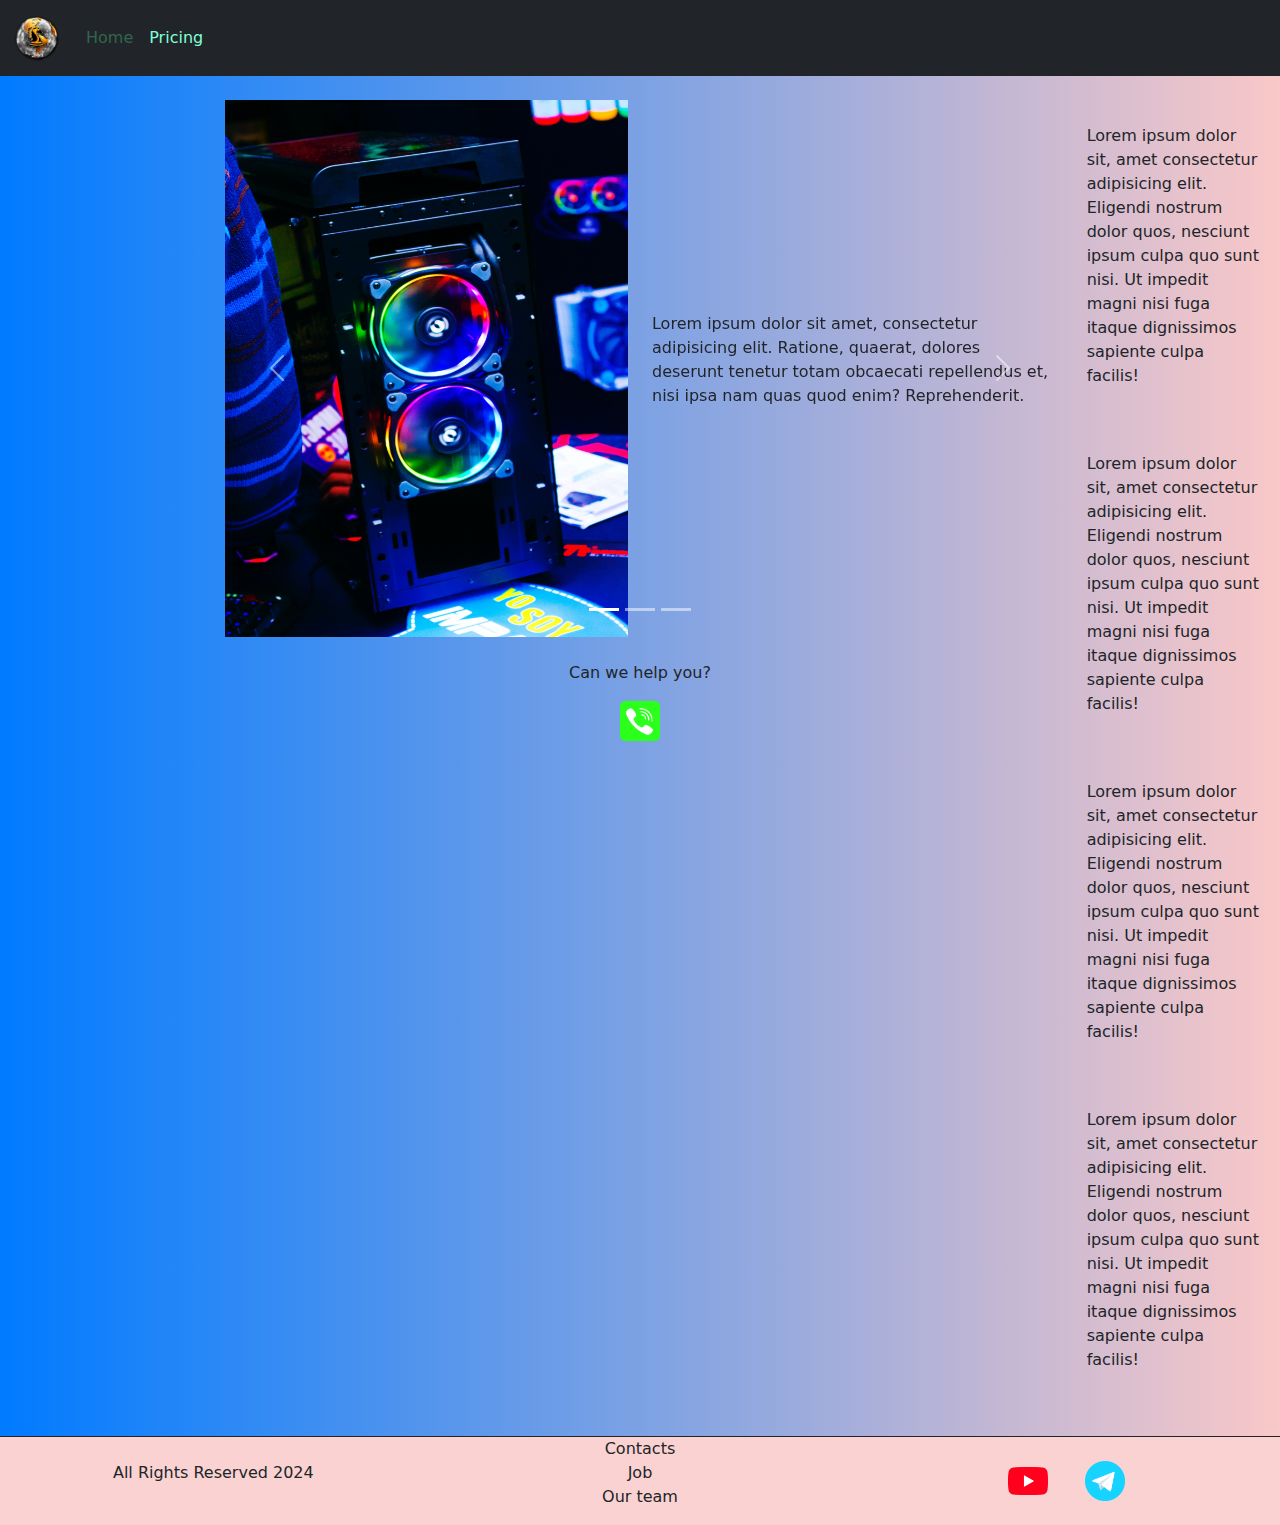
<file: index.html>
<!DOCTYPE html>
<html lang="en">

<head>
    <meta charset="UTF-8">
    <meta name="viewport" content="width=device-width, initial-scale=1.0">
    <link href="https://cdn.jsdelivr.net/npm/bootstrap@5.3.3/dist/css/bootstrap.min.css" rel="stylesheet"
        integrity="sha384-QWTKZyjpPEjISv5WaRU9OFeRpok6YctnYmDr5pNlyT2bRjXh0JMhjY6hW+ALEwIH" crossorigin="anonymous">
    <link rel="stylesheet" href="source/styles/mystyle.css">

    <link rel="apple-touch-icon" sizes="180x180" href="source/files/icons/apple-touch-icon.png">
    <link rel="icon" type="image/png" sizes="32x32" href="source/files/icons/favicon-32x32.png">
    <link rel="icon" type="image/png" sizes="16x16" href="source/files/icons/favicon-16x16.png">
    <link rel="manifest" href="source/files/icons/site.webmanifest">
    <title>Home</title>
</head>

<body>
    <header>
        <nav class="navbar navbar-expand-lg bg-dark">
            <div class="container-fluid">
                <a class="navbar-brand" href="/"><img src="source/files/rtpgcftbomqa7no9z4j4.webp" alt=""></a>
                <button class="navbar-toggler" type="button" data-bs-toggle="collapse" data-bs-target="#navbarNav"
                    aria-controls="navbarNav" aria-expanded="false" aria-label="Toggle navigation">
                    <span class="navbar-toggler-icon"></span>
                </button>
                <div class="collapse navbar-collapse" id="navbarNav">
                    <ul class="navbar-nav">
                        <li class="nav-item">
                            <a class="nav-link active" aria-current="page" href="/">Home</a>
                        </li>
                        <li class="nav-item">
                            <a class="nav-link" href="pricing.html">Pricing</a>
                        </li>
                    </ul>
                </div>
            </div>
        </nav>

    </header>

    <section>
        <div class="container-fluid mt-4">
            <div class="row">
                <div class="col-lg-2">

                </div>
                <div class="col-lg-8 col-md-8">
                    <div class="row">
                        <div id="carouselExampleIndicators" class="carousel slide">
                            <div class="carousel-indicators">
                                <button type="button" data-bs-target="#carouselExampleIndicators" data-bs-slide-to="0"
                                    class="active" aria-current="true" aria-label="Slide 1"></button>
                                <button type="button" data-bs-target="#carouselExampleIndicators" data-bs-slide-to="1"
                                    aria-label="Slide 2"></button>
                                <button type="button" data-bs-target="#carouselExampleIndicators" data-bs-slide-to="2"
                                    aria-label="Slide 3"></button>
                            </div>
                            <div class="carousel-inner">
                                <div class="carousel-item active">
                                    <div class="d-block w-100">
                                        <div class="row">
                                            <div class="col-lg-6 col-md-6">
                                                <img src="source/images/gaming pc.png" class="w-100" alt="">
                                            </div>
                                            <div class="col-lg-6 col-md-6 slide-text">
                                                <p>Lorem ipsum dolor sit amet, consectetur adipisicing elit. Ratione,
                                                    quaerat, dolores deserunt tenetur totam obcaecati repellendus et,
                                                    nisi ipsa nam quas quod enim? Reprehenderit.</p>
                                            </div>
                                        </div>
                                    </div>
                                </div>
                                <div class="carousel-item">
                                    <div class="d-block w-100">
                                        <div class="row">
                                            <div class="col-lg-6 col-md-6">
                                                <img src="source/images/controller.png" class="w-100" alt="">
                                            </div>
                                            <div class="col-lg-6 col-md-6 slide-text">
                                                <p>Lorem ipsum dolor sit amet, consectetur adipisicing elit. Ratione,
                                                    quaerat, dolores deserunt tenetur totam obcaecati repellendus et,
                                                    nisi ipsa nam quas quod enim? Reprehenderit.</p>
                                            </div>
                                        </div>
                                    </div>
                                </div>
                                <div class="carousel-item">
                                    <div class="d-block w-100">
                                        <div class="row">
                                            <div class="col-lg-6 col-md-6">
                                                <img src="source/images/laptop.png" class="w-100" alt="">
                                            </div>
                                            <div class="col-lg-6 col-md-6 slide-text">
                                                <p>Lorem ipsum dolor sit amet, consectetur adipisicing elit. Ratione,
                                                    quaerat, dolores deserunt tenetur totam obcaecati repellendus et,
                                                    nisi ipsa nam quas quod enim? Reprehenderit.</p>
                                            </div>
                                        </div>
                                    </div>
                                </div>
                            </div>
                            <button class="carousel-control-prev" type="button"
                                data-bs-target="#carouselExampleIndicators" data-bs-slide="prev">
                                <span class="carousel-control-prev-icon" aria-hidden="true"></span>
                                <span class="visually-hidden">Previous</span>
                            </button>
                            <button class="carousel-control-next" type="button"
                                data-bs-target="#carouselExampleIndicators" data-bs-slide="next">
                                <span class="carousel-control-next-icon" aria-hidden="true"></span>
                                <span class="visually-hidden">Next</span>
                            </button>
                        </div>
                        <div class="col-lg-12 col-md-12 text-center mt-4">
                            <p>Can we help you?</p>
                        </div>
                        <div class="col-lg-12 col-md-12 text-center">
                            <img class="call" style="width: 40px;" src="source/images/phone.png" alt="">
                        </div>
                    </div>
                </div>

                <div class="col-lg-2 col-md-12">
                    <div class="row px-2">
                        <div class="col-lg-12 my-4">
                            <p>Lorem ipsum dolor sit, amet consectetur adipisicing elit. Eligendi nostrum dolor quos,
                                nesciunt ipsum culpa quo sunt nisi. Ut impedit magni nisi fuga itaque dignissimos
                                sapiente culpa facilis!</p>
                        </div>
                        <div class="col-lg-12 my-4">
                            <p>Lorem ipsum dolor sit, amet consectetur adipisicing elit. Eligendi nostrum dolor quos,
                                nesciunt ipsum culpa quo sunt nisi. Ut impedit magni nisi fuga itaque dignissimos
                                sapiente culpa facilis!</p>
                        </div>
                        <div class="col-lg-12 my-4">
                            <p>Lorem ipsum dolor sit, amet consectetur adipisicing elit. Eligendi nostrum dolor quos,
                                nesciunt ipsum culpa quo sunt nisi. Ut impedit magni nisi fuga itaque dignissimos
                                sapiente culpa facilis!</p>
                        </div>
                        <div class="col-lg-12 my-4">
                            <p>Lorem ipsum dolor sit, amet consectetur adipisicing elit. Eligendi nostrum dolor quos,
                                nesciunt ipsum culpa quo sunt nisi. Ut impedit magni nisi fuga itaque dignissimos
                                sapiente culpa facilis!</p>
                        </div>

                    </div>
                </div>
            </div>
        </div>
    </section>

    <footer class="mt-4">
        <div class="container-fluid">
            <div class="row">
                <div class="col-lg-4 col-md-12 footer-text text-center">
                    <p>All Rights Reserved 2024</p>
                </div>
                <div class="col-lg-4 col-md-12 footer-text text-center">
                    <p>Contacts <br>Job<br>Our team</p>
                </div>
                <div class="col-lg-4 col-md-12 footer-text text-center">
                    <img style="width: 40px; margin-inline: 1em;" src="source/images/yt.png" alt="">
                    <img style="width: 40px; margin-inline: 1em;" src="source/images/tg.png" alt="">
                </div>
            </div>
        </div>
    </footer>

    <script src="https://cdn.jsdelivr.net/npm/bootstrap@5.3.3/dist/js/bootstrap.bundle.min.js"
        integrity="sha384-YvpcrYf0tY3lHB60NNkmXc5s9fDVZLESaAA55NDzOxhy9GkcIdslK1eN7N6jIeHz"
        crossorigin="anonymous"></script>
</body>

</html>
</file>
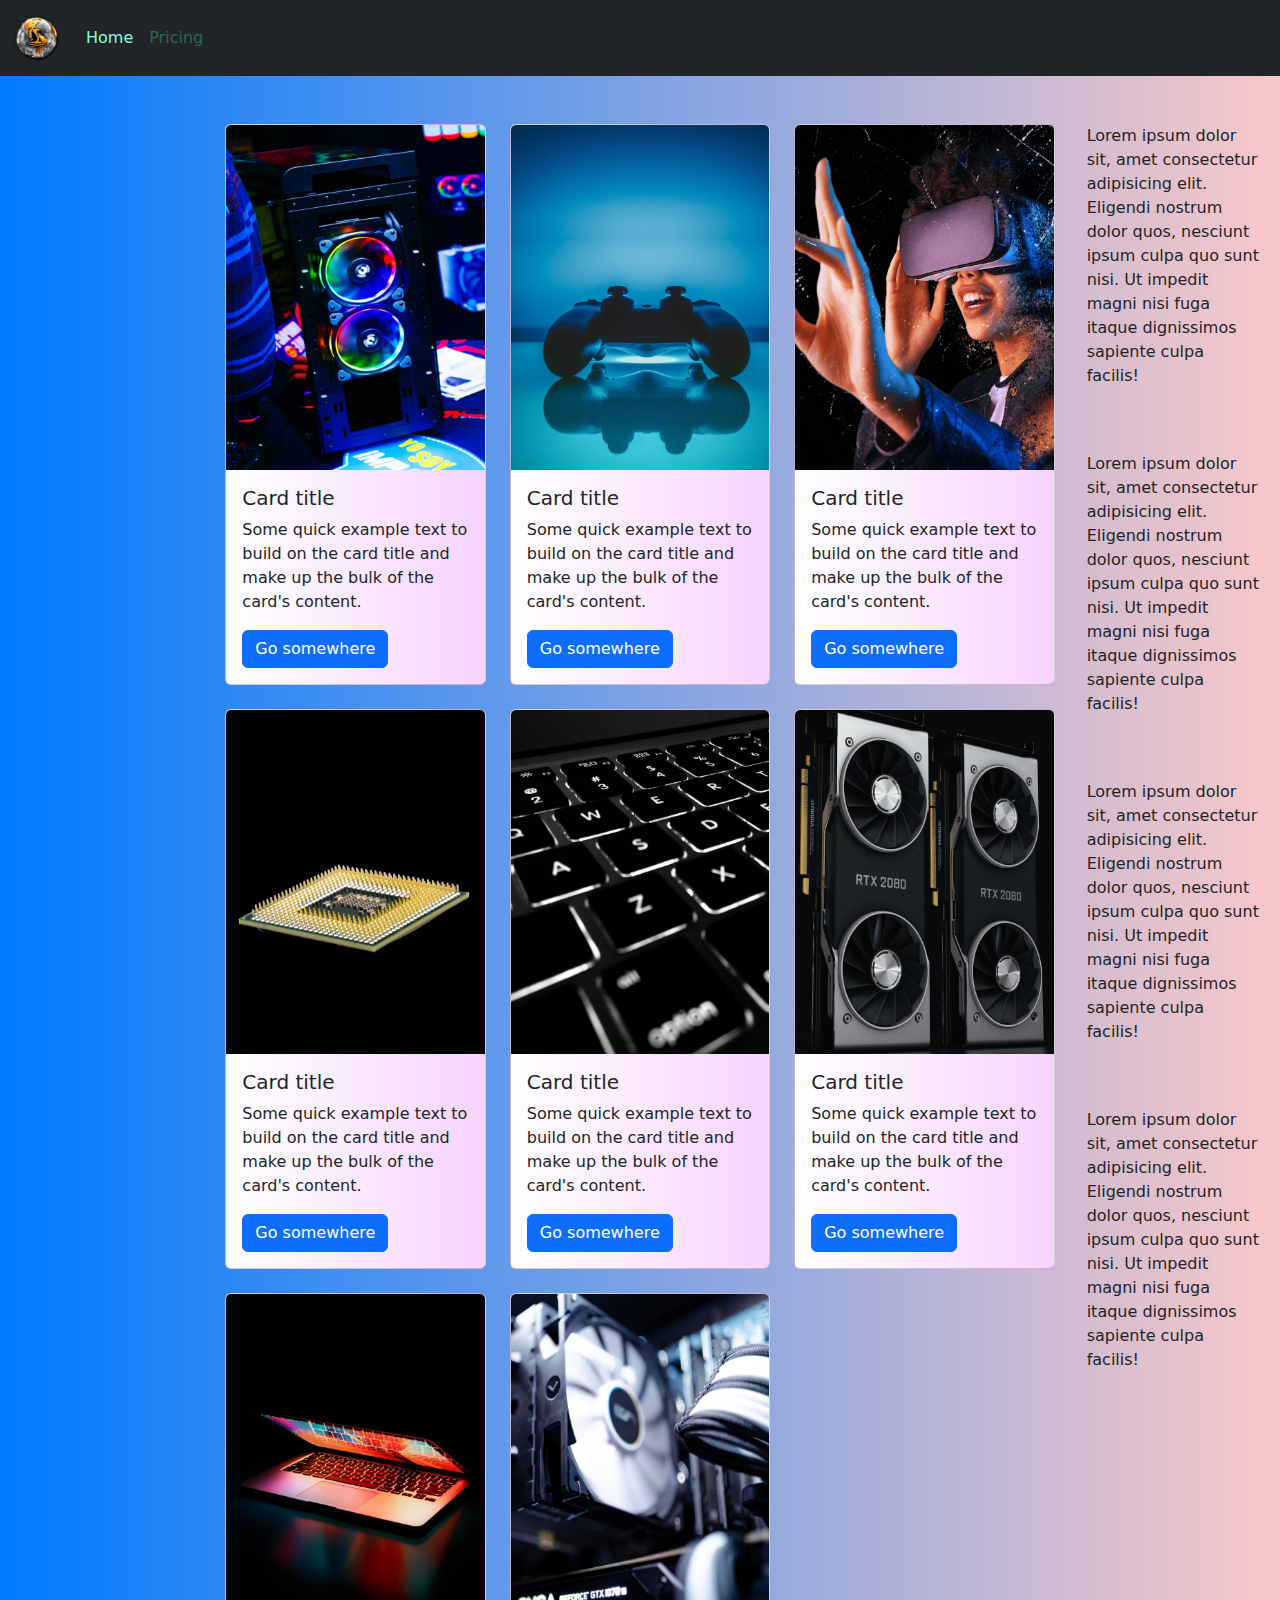
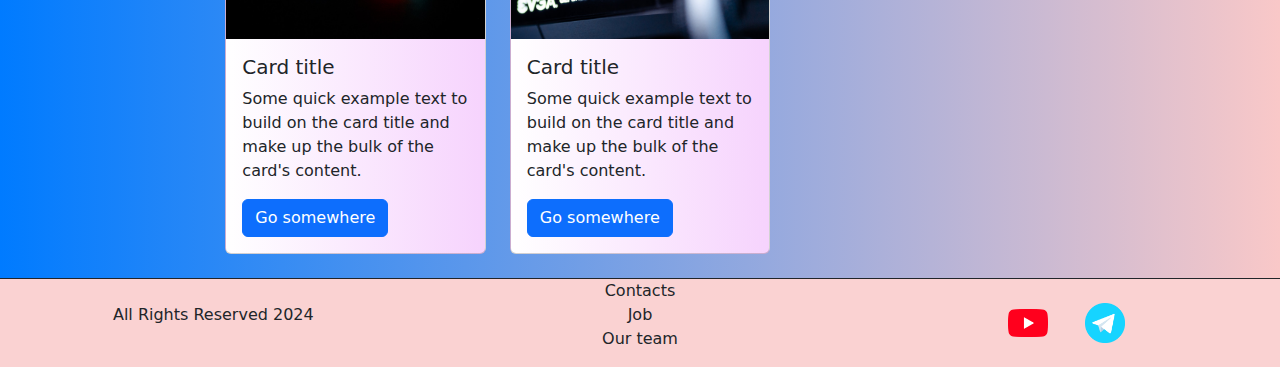
<file: pricing.html>
<!DOCTYPE html>
<html lang="en">

<head>
  <meta charset="UTF-8">
  <meta name="viewport" content="width=device-width, initial-scale=1.0">
  <link href="https://cdn.jsdelivr.net/npm/bootstrap@5.3.3/dist/css/bootstrap.min.css" rel="stylesheet"
    integrity="sha384-QWTKZyjpPEjISv5WaRU9OFeRpok6YctnYmDr5pNlyT2bRjXh0JMhjY6hW+ALEwIH" crossorigin="anonymous">
  <link rel="stylesheet" href="source/styles/mystyle.css">
  <link rel="apple-touch-icon" sizes="180x180" href="source/files/icons/apple-touch-icon.png">
  <link rel="icon" type="image/png" sizes="32x32" href="source/files/icons/favicon-32x32.png">
  <link rel="icon" type="image/png" sizes="16x16" href="source/files/icons/favicon-16x16.png">
  <link rel="manifest" href="source/files/icons/site.webmanifest">
  <title>Pricing</title>
</head>

<body>
  <header>
    <nav class="navbar navbar-expand-lg bg-dark">
      <div class="container-fluid">
        <a class="navbar-brand" href="/"><img src="source/files/rtpgcftbomqa7no9z4j4.webp" alt=""></a>
        <button class="navbar-toggler" type="button" data-bs-toggle="collapse" data-bs-target="#navbarNav"
          aria-controls="navbarNav" aria-expanded="false" aria-label="Toggle navigation">
          <span class="navbar-toggler-icon"></span>
        </button>
        <div class="collapse navbar-collapse" id="navbarNav">
          <ul class="navbar-nav">
            <li class="nav-item">
              <a class="nav-link" aria-current="page" href="/">Home</a>
            </li>
            <li class="nav-item">
              <a class="nav-link active" href="pricing.html">Pricing</a>
            </li>
          </ul>
        </div>
      </div>
    </nav>

  </header>

  <section>
    <div class="container-fluid mt-4">
      <div class="row">
        <div class="col-lg-2">

        </div>
        <div class="col-lg-8 col-md-8">
          <div class="row">
            <div class="col-lg-4 col-md-6 mt-4">
              <div class="card">
                <img src="source/images/gaming pc.png" class="card-img-top" alt="collapse">
                <div class="card-body">
                  <h5 class="card-title">Card title</h5>
                  <p class="card-text">Some quick example text to build on the card title and make up the bulk of the
                    card's
                    content.</p>
                  <a href="#" class="btn btn-primary">Go somewhere</a>
                </div>
              </div>
            </div>
            <div class="col-lg-4 col-md-6 mt-4">
              <div class="card">
                <img src="source/images/controller.png" class="card-img-top" alt="">
                <div class="card-body">
                  <h5 class="card-title">Card title</h5>
                  <p class="card-text">Some quick example text to build on the card title and make up the bulk of the
                    card's
                    content.</p>
                  <a href="#" class="btn btn-primary">Go somewhere</a>
                </div>
              </div>
            </div>
            <div class="col-lg-4 col-md-6 mt-4">
              <div class="card">
                <img src="source/images/vr.png" class="card-img-top" alt="...">
                <div class="card-body">
                  <h5 class="card-title">Card title</h5>
                  <p class="card-text">Some quick example text to build on the card title and make up the bulk of the
                    card's
                    content.</p>
                  <a href="#" class="btn btn-primary">Go somewhere</a>
                </div>
              </div>
            </div>
            <div class="col-lg-4 col-md-6 mt-4">
              <div class="card">
                <img src="source/images/cpu.png" class="card-img-top" alt="...">
                <div class="card-body">
                  <h5 class="card-title">Card title</h5>
                  <p class="card-text">Some quick example text to build on the card title and make up the bulk of the
                    card's
                    content.</p>
                  <a href="#" class="btn btn-primary">Go somewhere</a>
                </div>
              </div>
            </div>
            <div class="col-lg-4 col-md-6 mt-4">
              <div class="card">
                <img src="source/images/acc.png" class="card-img-top" alt="...">
                <div class="card-body">
                  <h5 class="card-title">Card title</h5>
                  <p class="card-text">Some quick example text to build on the card title and make up the bulk of the
                    card's
                    content.</p>
                  <a href="#" class="btn btn-primary">Go somewhere</a>
                </div>
              </div>
            </div>
            <div class="col-lg-4 col-md-6 mt-4">
              <div class="card">
                <img src="source/images/gpu.png" class="card-img-top" alt="...">
                <div class="card-body">
                  <h5 class="card-title">Card title</h5>
                  <p class="card-text">Some quick example text to build on the card title and make up the bulk of the
                    card's
                    content.</p>
                  <a href="#" class="btn btn-primary">Go somewhere</a>
                </div>
              </div>
            </div>
            <div class="col-lg-4 col-md-6 mt-4">
              <div class="card">
                <img src="source/images/laptop.png" class="card-img-top" alt="...">
                <div class="card-body">
                  <h5 class="card-title">Card title</h5>
                  <p class="card-text">Some quick example text to build on the card title and make up the bulk of the
                    card's
                    content.</p>
                  <a href="#" class="btn btn-primary">Go somewhere</a>
                </div>
              </div>
            </div>
            <div class="col-lg-4 col-md-6 mt-4">
              <div class="card">
                <img src="source/images/other.png" class="card-img-top" alt="...">
                <div class="card-body">
                  <h5 class="card-title">Card title</h5>
                  <p class="card-text">Some quick example text to build on the card title and make up the bulk of the
                    card's
                    content.</p>
                  <a href="#" class="btn btn-primary">Go somewhere</a>
                </div>
              </div>
            </div>
          </div>

        </div>
        <div class="col-lg-2 col-md-12">
          <div class="row px-2">
            <div class="col-lg-12 my-4">
              <p>Lorem ipsum dolor sit, amet consectetur adipisicing elit. Eligendi nostrum dolor quos, nesciunt ipsum
                culpa quo sunt nisi. Ut impedit magni nisi fuga itaque dignissimos sapiente culpa facilis!</p>
            </div>
            <div class="col-lg-12 my-4">
              <p>Lorem ipsum dolor sit, amet consectetur adipisicing elit. Eligendi nostrum dolor quos, nesciunt ipsum
                culpa quo sunt nisi. Ut impedit magni nisi fuga itaque dignissimos sapiente culpa facilis!</p>
            </div>
            <div class="col-lg-12 my-4">
              <p>Lorem ipsum dolor sit, amet consectetur adipisicing elit. Eligendi nostrum dolor quos, nesciunt ipsum
                culpa quo sunt nisi. Ut impedit magni nisi fuga itaque dignissimos sapiente culpa facilis!</p>
            </div>
            <div class="col-lg-12 my-4">
              <p>Lorem ipsum dolor sit, amet consectetur adipisicing elit. Eligendi nostrum dolor quos, nesciunt ipsum
                culpa quo sunt nisi. Ut impedit magni nisi fuga itaque dignissimos sapiente culpa facilis!</p>
            </div>

          </div>
        </div>
      </div>
    </div>
  </section>

  <footer class="mt-4">
    <div class="container-fluid">
      <div class="row">
        <div class="col-lg-4 col-md-12 footer-text text-center">
          <p>All Rights Reserved 2024</p>
        </div>
        <div class="col-lg-4 col-md-12 footer-text text-center">
          <p>Contacts <br>Job<br>Our team</p>
        </div>
        <div class="col-lg-4 col-md-12 footer-text text-center">
          <img style="width: 40px; margin-inline: 1em;" src="source/images/yt.png" alt="">
          <img style="width: 40px; margin-inline: 1em;" src="source/images/tg.png" alt="">
        </div>
      </div>
    </div>
  </footer>

  <script src="https://cdn.jsdelivr.net/npm/bootstrap@5.3.3/dist/js/bootstrap.bundle.min.js"
    integrity="sha384-YvpcrYf0tY3lHB60NNkmXc5s9fDVZLESaAA55NDzOxhy9GkcIdslK1eN7N6jIeHz"
    crossorigin="anonymous"></script>
</body>

</html>
</file>
<file: source/styles/mystyle.css>
@import url('https://fonts.googleapis.com/css?family=Josefin+Sans&display=swap');

body {
    font-family: Josefin+Sans, serif;
    background: linear-gradient(90deg, #007bff 0%, #f9c8c8 100%);
}

.nav-link {
    color: aquamarine;
}
.navbar-nav .nav-link.active {
    color: rgb(49, 102, 77);
}

.navbar-brand img {
    width: 50px;
}

.navbar-toggler {
    background-color: bisque;
}

.card {
    background: linear-gradient(90deg, #ffffff 0%, #f6d3fd 100%);
}

.slide-text,
.footer-text {
    margin: auto auto;
}

footer {

    background: #fad2d2;
    border-style: solid;
    border-bottom: none;
    border-right: none;
    border-left: none;
    border-width: 0.5px;
}

.call {
    animation: myAnim 2s ease 2s infinite normal forwards;
}

@keyframes myAnim {
	0%,
	100% {
		transform: translateX(0%);
		transform-origin: 50% 50%;
	}

	15% {
		transform: translateX(-30px) rotate(-6deg);
	}

	30% {
		transform: translateX(15px) rotate(6deg);
	}

	45% {
		transform: translateX(-15px) rotate(-3.6deg);
	}

	60% {
		transform: translateX(9px) rotate(2.4deg);
	}

	75% {
		transform: translateX(-6px) rotate(-1.2deg);
	}
}
</file>
